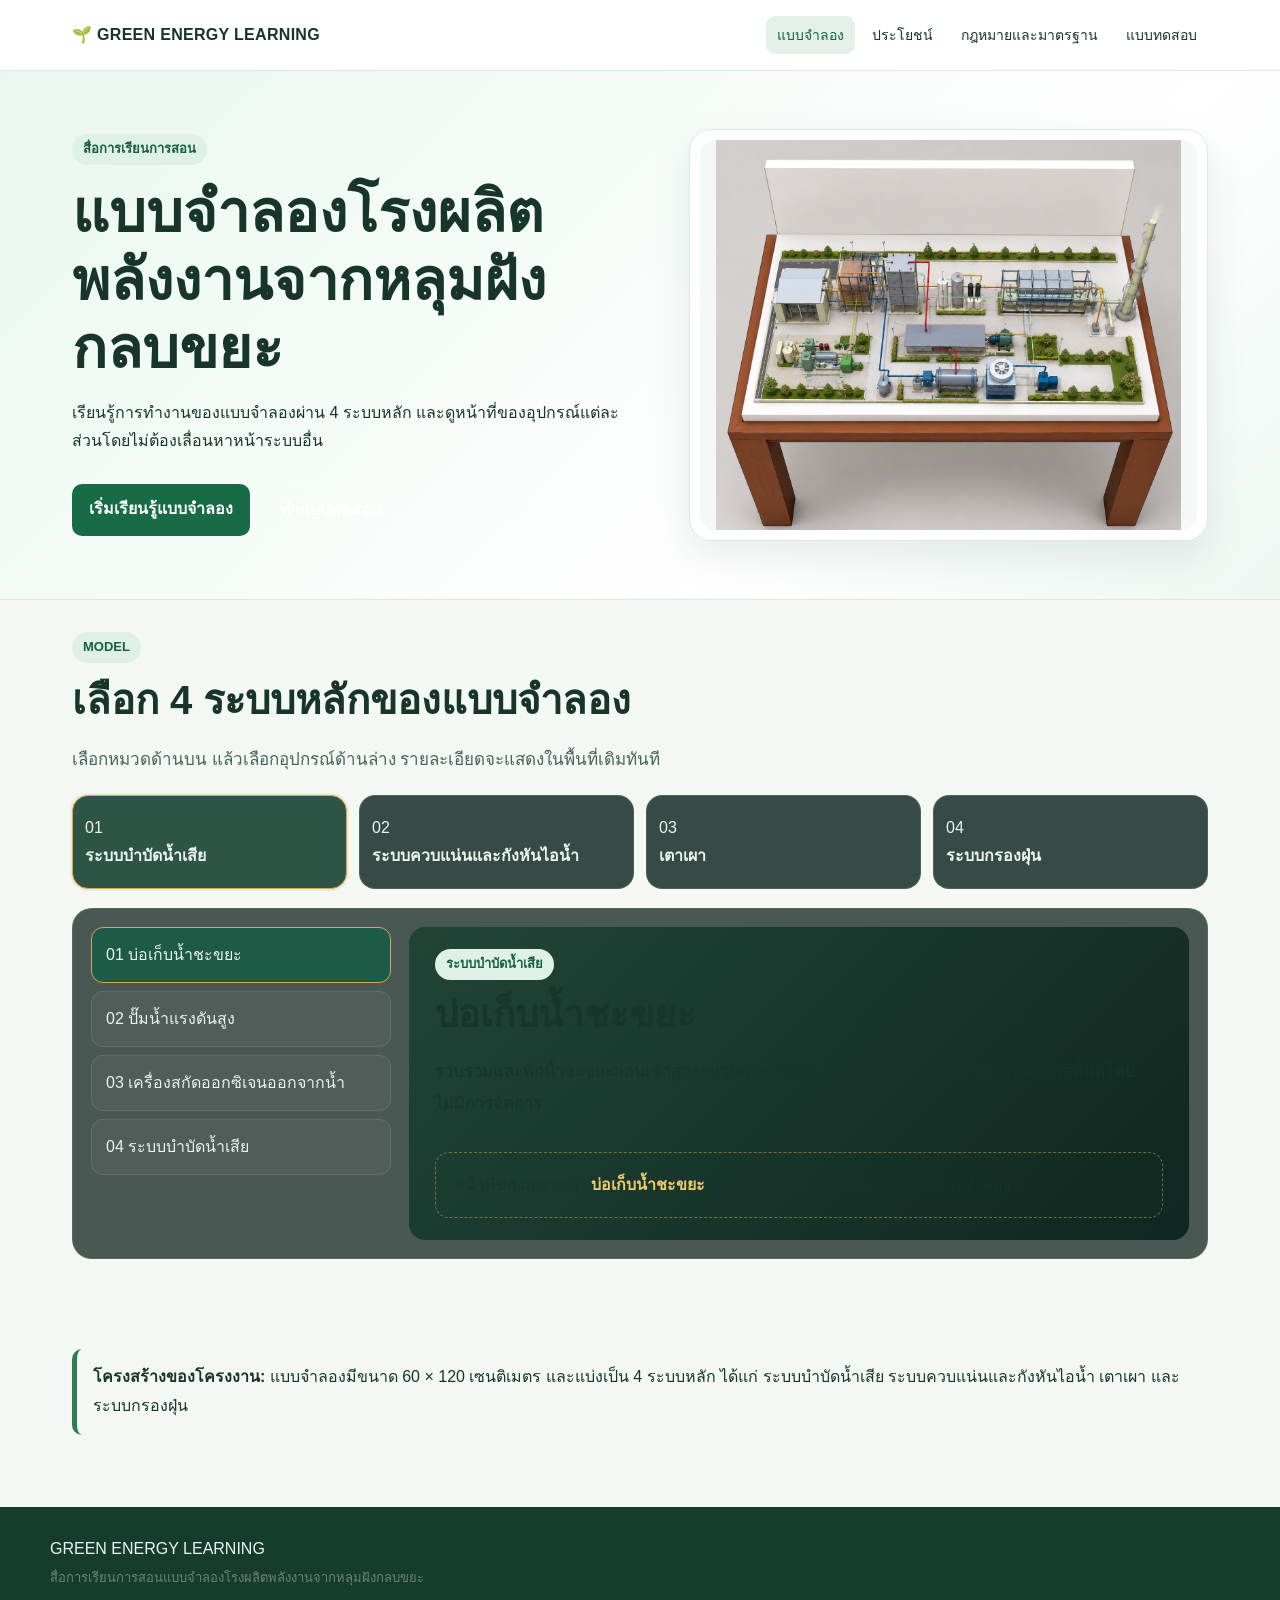
<file: index.html>
<!doctype html><html lang="th"><head><meta charset="utf-8"><meta name="viewport" content="width=device-width,initial-scale=1"><title>GREEN ENERGY LEARNING | แบบจำลองโรงผลิตพลังงานจากหลุมฝังกลบขยะ</title><link rel="stylesheet" href="style.css"></head><body>
<header><nav><div class="brand"><a href="index.html">🌱 GREEN ENERGY LEARNING</a></div><div class="navlinks"><a class="active" href="index.html">แบบจำลอง</a><a href="benefits.html">ประโยชน์</a><a href="laws.html">กฎหมายและมาตรฐาน</a><a href="test.html">แบบทดสอบ</a></div></nav></header>
<main>
<section class="project-hero"><div class="wrap hero-grid"><div><span class="tag">สื่อการเรียนการสอน</span><h1>แบบจำลองโรงผลิตพลังงานจากหลุมฝังกลบขยะ</h1><p>เรียนรู้การทำงานของแบบจำลองผ่าน 4 ระบบหลัก และดูหน้าที่ของอุปกรณ์แต่ละส่วนโดยไม่ต้องเลื่อนหาหน้าระบบอื่น</p><div class="hero-actions"><a class="btn" href="#model">เริ่มเรียนรู้แบบจำลอง</a><a class="btn ghost" href="test.html">ทำแบบทดสอบ</a></div></div><figure class="project-photo"><img src="model-placeholder.jpeg" alt="รูปแบบจำลองโครงงานโรงผลิตพลังงานจากหลุมฝังกลบขยะ"></figure></div></section>
<section id="model" class="wrap model-section"><div class="section-heading"><span class="tag">MODEL</span><h2>เลือก 4 ระบบหลักของแบบจำลอง</h2><p>เลือกหมวดด้านบน แล้วเลือกอุปกรณ์ด้านล่าง รายละเอียดจะแสดงในพื้นที่เดิมทันที</p></div>
<div class="system-tabs" role="tablist"><button class="system-tab active" data-system="wastewater">01<br><b>ระบบบำบัดน้ำเสีย</b></button><button class="system-tab" data-system="steam">02<br><b>ระบบควบแน่นและกังหันไอน้ำ</b></button><button class="system-tab" data-system="furnace">03<br><b>เตาเผา</b></button><button class="system-tab" data-system="filter">04<br><b>ระบบกรองฝุ่น</b></button></div>
<div class="model-panel"><aside id="equipmentList" class="equipment-list"></aside><article id="equipmentDetail" class="equipment-detail"></article></div></section>
<section class="wrap content-section"><div class="callout"><strong>โครงสร้างของโครงงาน:</strong> แบบจำลองมีขนาด 60 × 120 เซนติเมตร และแบ่งเป็น 4 ระบบหลัก ได้แก่ ระบบบำบัดน้ำเสีย ระบบควบแน่นและกังหันไอน้ำ เตาเผา และระบบกรองฝุ่น</div></section>
</main><footer><div class="footer-inner">GREEN ENERGY LEARNING<br><span class="mini">สื่อการเรียนการสอนแบบจำลองโรงผลิตพลังงานจากหลุมฝังกลบขยะ</span></div></footer>
<script>
const systems={
 wastewater:{title:'ระบบบำบัดน้ำเสีย',items:[['pond','บ่อเก็บน้ำชะขยะ','รวบรวมและพักน้ำชะขยะก่อนเข้าสู่กระบวนการบำบัด เพื่อควบคุมไม่ให้น้ำชะขยะไหลออกสู่พื้นที่โดยไม่มีการจัดการ'],['pump','ปั๊มน้ำแรงดันสูง','ส่งน้ำเข้าสู่ระบบด้วยแรงดันที่เหมาะสม ช่วยให้การลำเลียงน้ำระหว่างส่วนต่าง ๆ ของแบบจำลองเห็นได้ชัดเจน'],['oxygen','เครื่องสกัดออกซิเจนออกจากน้ำ','เป็นอุปกรณ์ที่ระบุอยู่ในแบบจำลอง ใช้สื่อแนวคิดการปรับสภาพน้ำก่อนเข้าสู่ขั้นตอนถัดไปของระบบบำบัด'],['treatment','ระบบบำบัดน้ำเสีย','ทำหน้าที่ลดสิ่งปนเปื้อนในน้ำก่อนนำไปใช้ต่อหรือควบคุมการระบายตามข้อกำหนดที่เกี่ยวข้อง']]},
 steam:{title:'ระบบควบแน่นและกังหันไอน้ำ',items:[['boiler','หม้อไอน้ำ','รับความร้อนจากกระบวนการเผาไหม้เพื่อเปลี่ยนน้ำเป็นไอน้ำสำหรับส่งต่อไปยังกังหันไอน้ำ'],['turbine','กังหันไอน้ำ','เปลี่ยนพลังงานของไอน้ำเป็นพลังงานกลจากการหมุน และส่งต่อไปยังระบบผลิตไฟฟ้า'],['condenser','อุปกรณ์ควบแน่น','ลดอุณหภูมิของไอน้ำหลังผ่านกังหันและเปลี่ยนกลับเป็นน้ำ เพื่อให้สามารถหมุนเวียนกลับเข้าสู่ระบบ'],['cooling','ระบบหล่อเย็น','ช่วยรับความร้อนจากอุปกรณ์ควบแน่น ทำให้การถ่ายเทความร้อนและวงจรไอน้ำทำงานต่อเนื่อง'],['electric','ระบบไฟฟ้า','รับพลังงานกลจากกังหันผ่านเครื่องกำเนิดไฟฟ้าและเปลี่ยนเป็นพลังงานไฟฟ้า']]},
 furnace:{title:'เตาเผา',items:[['fan','พัดลมระบายอากาศ','ช่วยจ่ายหรือระบายอากาศในบริเวณเตาเพื่อสนับสนุนการเผาไหม้และการควบคุมการไหลของอากาศ'],['burner','หัวพ่นไฟ','เป็นส่วนที่แสดงแหล่งความร้อนของกระบวนการเผาไหม้ ความร้อนที่เกิดขึ้นถูกนำไปใช้กับหม้อไอน้ำ'],['heat','ความร้อนจากการเผาไหม้','พลังงานความร้อนจากเตาเป็นจุดเริ่มต้นของลำดับการเปลี่ยนพลังงานไปสู่ไอน้ำ พลังงานกล และไฟฟ้า']]},
 filter:{title:'ระบบกรองฝุ่น',items:[['air','ระบบฟอกอากาศ','ปรับสภาพก๊าซหรืออากาศจากกระบวนการก่อนระบายออก โดยเน้นการควบคุมฝุ่นและมลพิษตามส่วนที่แสดงในแบบจำลอง'],['suction','พัดลมดูดไออากาศ','ดูดและส่งก๊าซจากกระบวนการผ่านส่วนกรอง เพื่อควบคุมทิศทางการไหลของอากาศ'],['stack','ปล่องปล่อยความร้อน','เป็นทางออกของก๊าซหลังผ่านขั้นตอนควบคุมที่เกี่ยวข้อง ทำให้การระบายออกเป็นไปตามเส้นทางที่กำหนด']]}
};
let current='wastewater';
function render(system){current=system;const s=systems[system];document.querySelectorAll('.system-tab').forEach(b=>b.classList.toggle('active',b.dataset.system===system));const list=document.getElementById('equipmentList');list.innerHTML=s.items.map((x,i)=>`<button class="equip-btn ${i===0?'active':''}" data-i="${i}">${String(i+1).padStart(2,'0')} ${x[1]}</button>`).join('');document.getElementById('equipmentDetail').innerHTML=detail(s,0);list.querySelectorAll('.equip-btn').forEach(b=>b.onclick=()=>{list.querySelectorAll('.equip-btn').forEach(x=>x.classList.remove('active'));b.classList.add('active');document.getElementById('equipmentDetail').innerHTML=detail(s,+b.dataset.i)});}
function detail(s,i){const x=s.items[i];return `<span class="tag">${s.title}</span><h2>${x[1]}</h2><p>${x[2]}</p><div class="detail-flow"><span>หน้าที่ของอุปกรณ์</span><b>${x[1]}</b><span>→ เชื่อมโยงกับกระบวนการของแบบจำลอง</span></div>`}
document.querySelectorAll('.system-tab').forEach(b=>b.onclick=()=>render(b.dataset.system));render(current);
</script></body></html>
</file>
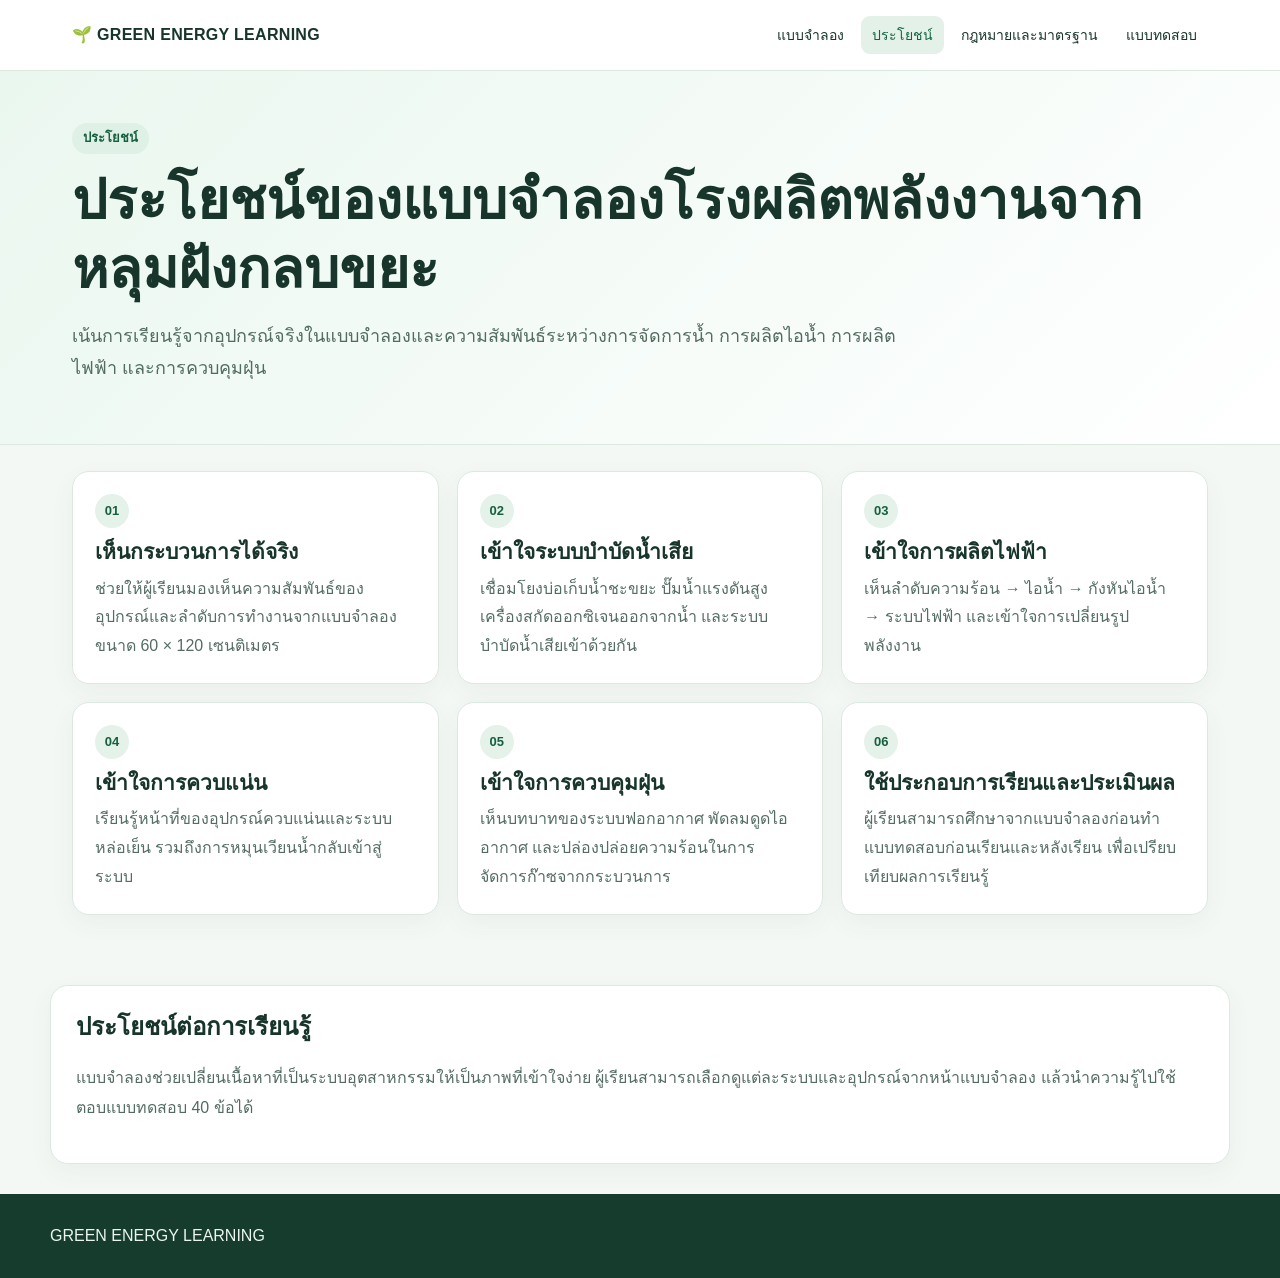
<file: benefits.html>
<!doctype html><html lang="th"><head><meta charset="utf-8"><meta name="viewport" content="width=device-width,initial-scale=1"><title>ประโยชน์ | GREEN ENERGY LEARNING</title><link rel="stylesheet" href="style.css"></head><body>
<header><nav><div class="brand"><a href="index.html">🌱 GREEN ENERGY LEARNING</a></div><div class="navlinks"><a href="index.html">แบบจำลอง</a><a class="active" href="benefits.html">ประโยชน์</a><a href="laws.html">กฎหมายและมาตรฐาน</a><a href="test.html">แบบทดสอบ</a></div></nav></header>
<main><section class="clean-hero"><div class="wrap"><span class="tag">ประโยชน์</span><h1>ประโยชน์ของแบบจำลองโรงผลิตพลังงานจากหลุมฝังกลบขยะ</h1><p>เน้นการเรียนรู้จากอุปกรณ์จริงในแบบจำลองและความสัมพันธ์ระหว่างการจัดการน้ำ การผลิตไอน้ำ การผลิตไฟฟ้า และการควบคุมฝุ่น</p></div></section>
<section class="wrap benefit-grid"><article><span>01</span><h2>เห็นกระบวนการได้จริง</h2><p>ช่วยให้ผู้เรียนมองเห็นความสัมพันธ์ของอุปกรณ์และลำดับการทำงานจากแบบจำลองขนาด 60 × 120 เซนติเมตร</p></article><article><span>02</span><h2>เข้าใจระบบบำบัดน้ำเสีย</h2><p>เชื่อมโยงบ่อเก็บน้ำชะขยะ ปั๊มน้ำแรงดันสูง เครื่องสกัดออกซิเจนออกจากน้ำ และระบบบำบัดน้ำเสียเข้าด้วยกัน</p></article><article><span>03</span><h2>เข้าใจการผลิตไฟฟ้า</h2><p>เห็นลำดับความร้อน → ไอน้ำ → กังหันไอน้ำ → ระบบไฟฟ้า และเข้าใจการเปลี่ยนรูปพลังงาน</p></article><article><span>04</span><h2>เข้าใจการควบแน่น</h2><p>เรียนรู้หน้าที่ของอุปกรณ์ควบแน่นและระบบหล่อเย็น รวมถึงการหมุนเวียนน้ำกลับเข้าสู่ระบบ</p></article><article><span>05</span><h2>เข้าใจการควบคุมฝุ่น</h2><p>เห็นบทบาทของระบบฟอกอากาศ พัดลมดูดไออากาศ และปล่องปล่อยความร้อนในการจัดการก๊าซจากกระบวนการ</p></article><article><span>06</span><h2>ใช้ประกอบการเรียนและประเมินผล</h2><p>ผู้เรียนสามารถศึกษาจากแบบจำลองก่อนทำแบบทดสอบก่อนเรียนและหลังเรียน เพื่อเปรียบเทียบผลการเรียนรู้</p></article></section>
<section class="wrap clean-panel"><h2>ประโยชน์ต่อการเรียนรู้</h2><p>แบบจำลองช่วยเปลี่ยนเนื้อหาที่เป็นระบบอุตสาหกรรมให้เป็นภาพที่เข้าใจง่าย ผู้เรียนสามารถเลือกดูแต่ละระบบและอุปกรณ์จากหน้าแบบจำลอง แล้วนำความรู้ไปใช้ตอบแบบทดสอบ 40 ข้อได้</p></section></main><footer><div class="footer-inner">GREEN ENERGY LEARNING</div></footer></body></html>
</file>
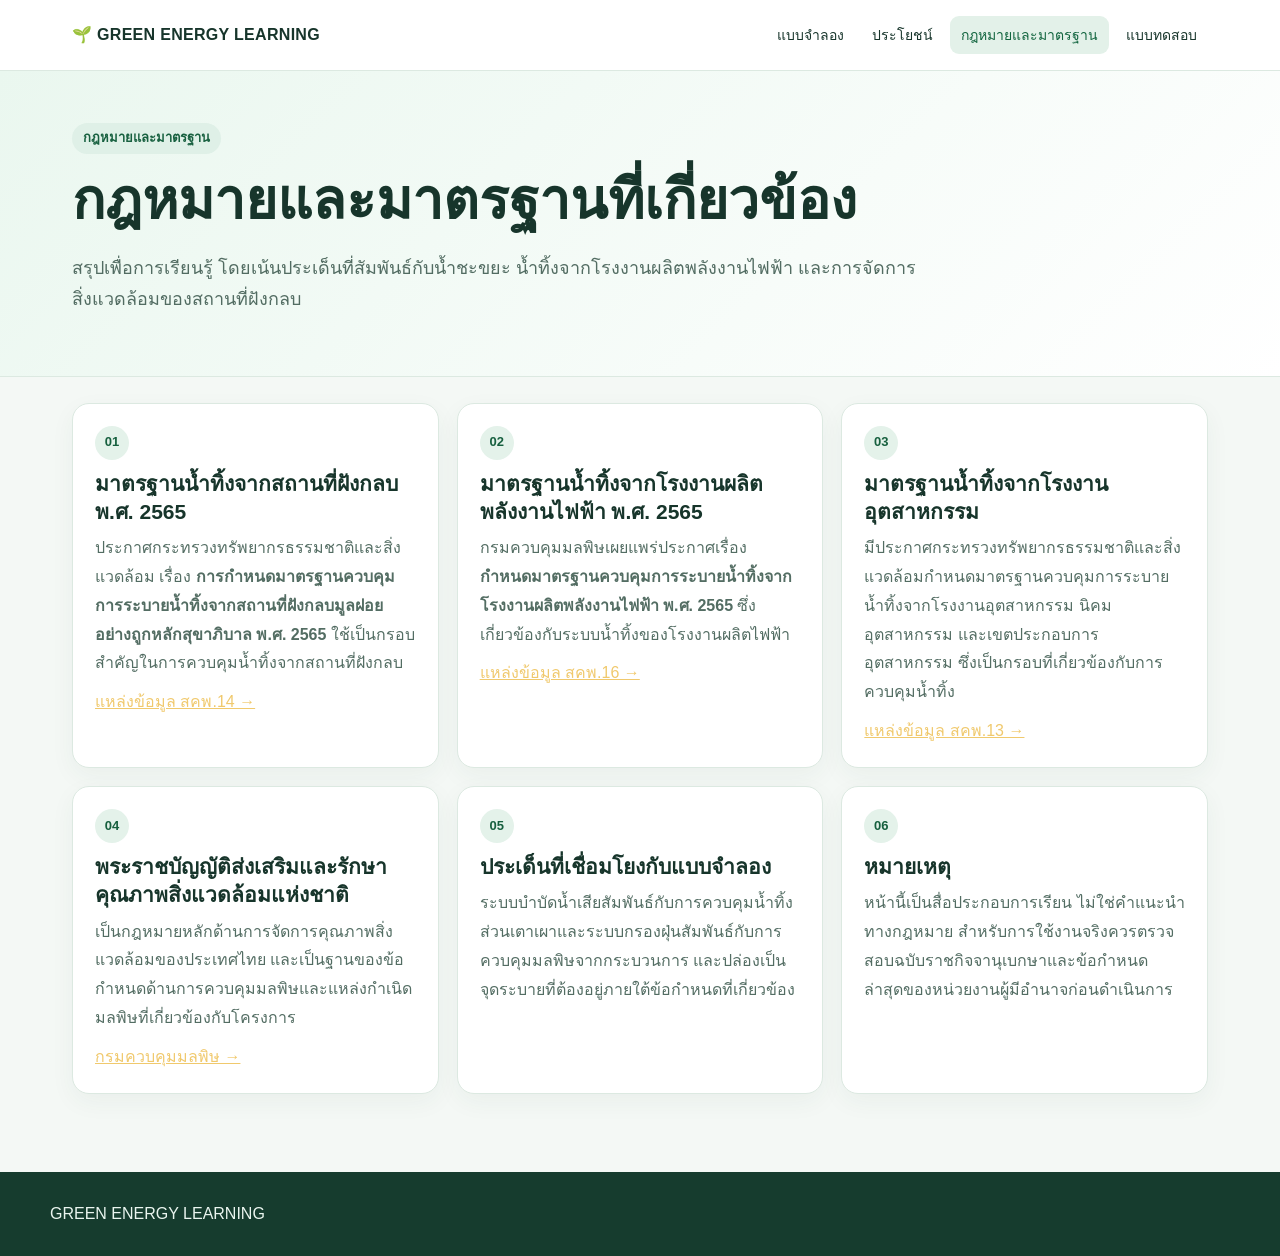
<file: laws.html>
<!doctype html><html lang="th"><head><meta charset="utf-8"><meta name="viewport" content="width=device-width,initial-scale=1"><title>กฎหมายและมาตรฐาน | GREEN ENERGY LEARNING</title><link rel="stylesheet" href="style.css"></head><body>
<header><nav><div class="brand"><a href="index.html">🌱 GREEN ENERGY LEARNING</a></div><div class="navlinks"><a href="index.html">แบบจำลอง</a><a href="benefits.html">ประโยชน์</a><a class="active" href="laws.html">กฎหมายและมาตรฐาน</a><a href="test.html">แบบทดสอบ</a></div></nav></header>
<main><section class="clean-hero"><div class="wrap"><span class="tag">กฎหมายและมาตรฐาน</span><h1>กฎหมายและมาตรฐานที่เกี่ยวข้อง</h1><p>สรุปเพื่อการเรียนรู้ โดยเน้นประเด็นที่สัมพันธ์กับน้ำชะขยะ น้ำทิ้งจากโรงงานผลิตพลังงานไฟฟ้า และการจัดการสิ่งแวดล้อมของสถานที่ฝังกลบ</p></div></section>
<section class="wrap law-grid"><article><span>01</span><h2>มาตรฐานน้ำทิ้งจากสถานที่ฝังกลบ พ.ศ. 2565</h2><p>ประกาศกระทรวงทรัพยากรธรรมชาติและสิ่งแวดล้อม เรื่อง <strong>การกำหนดมาตรฐานควบคุมการระบายน้ำทิ้งจากสถานที่ฝังกลบมูลฝอยอย่างถูกหลักสุขาภิบาล พ.ศ. 2565</strong> ใช้เป็นกรอบสำคัญในการควบคุมน้ำทิ้งจากสถานที่ฝังกลบ</p><a class="text-link" href="https://epo14.pcd.go.th/th/information/more/187" target="_blank" rel="noopener">แหล่งข้อมูล สคพ.14 →</a></article>
<article><span>02</span><h2>มาตรฐานน้ำทิ้งจากโรงงานผลิตพลังงานไฟฟ้า พ.ศ. 2565</h2><p>กรมควบคุมมลพิษเผยแพร่ประกาศเรื่อง <strong>กำหนดมาตรฐานควบคุมการระบายน้ำทิ้งจากโรงงานผลิตพลังงานไฟฟ้า พ.ศ. 2565</strong> ซึ่งเกี่ยวข้องกับระบบน้ำทิ้งของโรงงานผลิตไฟฟ้า</p><a class="text-link" href="https://epo16.pcd.go.th/th/information/list/2612" target="_blank" rel="noopener">แหล่งข้อมูล สคพ.16 →</a></article>
<article><span>03</span><h2>มาตรฐานน้ำทิ้งจากโรงงานอุตสาหกรรม</h2><p>มีประกาศกระทรวงทรัพยากรธรรมชาติและสิ่งแวดล้อมกำหนดมาตรฐานควบคุมการระบายน้ำทิ้งจากโรงงานอุตสาหกรรม นิคมอุตสาหกรรม และเขตประกอบการอุตสาหกรรม ซึ่งเป็นกรอบที่เกี่ยวข้องกับการควบคุมน้ำทิ้ง</p><a class="text-link" href="https://epo13.pcd.go.th/th/news/detail/49336" target="_blank" rel="noopener">แหล่งข้อมูล สคพ.13 →</a></article>
<article><span>04</span><h2>พระราชบัญญัติส่งเสริมและรักษาคุณภาพสิ่งแวดล้อมแห่งชาติ</h2><p>เป็นกฎหมายหลักด้านการจัดการคุณภาพสิ่งแวดล้อมของประเทศไทย และเป็นฐานของข้อกำหนดด้านการควบคุมมลพิษและแหล่งกำเนิดมลพิษที่เกี่ยวข้องกับโครงการ</p><a class="text-link" href="https://www.pcd.go.th/" target="_blank" rel="noopener">กรมควบคุมมลพิษ →</a></article>
<article><span>05</span><h2>ประเด็นที่เชื่อมโยงกับแบบจำลอง</h2><p>ระบบบำบัดน้ำเสียสัมพันธ์กับการควบคุมน้ำทิ้ง ส่วนเตาเผาและระบบกรองฝุ่นสัมพันธ์กับการควบคุมมลพิษจากกระบวนการ และปล่องเป็นจุดระบายที่ต้องอยู่ภายใต้ข้อกำหนดที่เกี่ยวข้อง</p></article>
<article><span>06</span><h2>หมายเหตุ</h2><p>หน้านี้เป็นสื่อประกอบการเรียน ไม่ใช่คำแนะนำทางกฎหมาย สำหรับการใช้งานจริงควรตรวจสอบฉบับราชกิจจานุเบกษาและข้อกำหนดล่าสุดของหน่วยงานผู้มีอำนาจก่อนดำเนินการ</p></article></section></main><footer><div class="footer-inner">GREEN ENERGY LEARNING</div></footer></body></html>
</file>
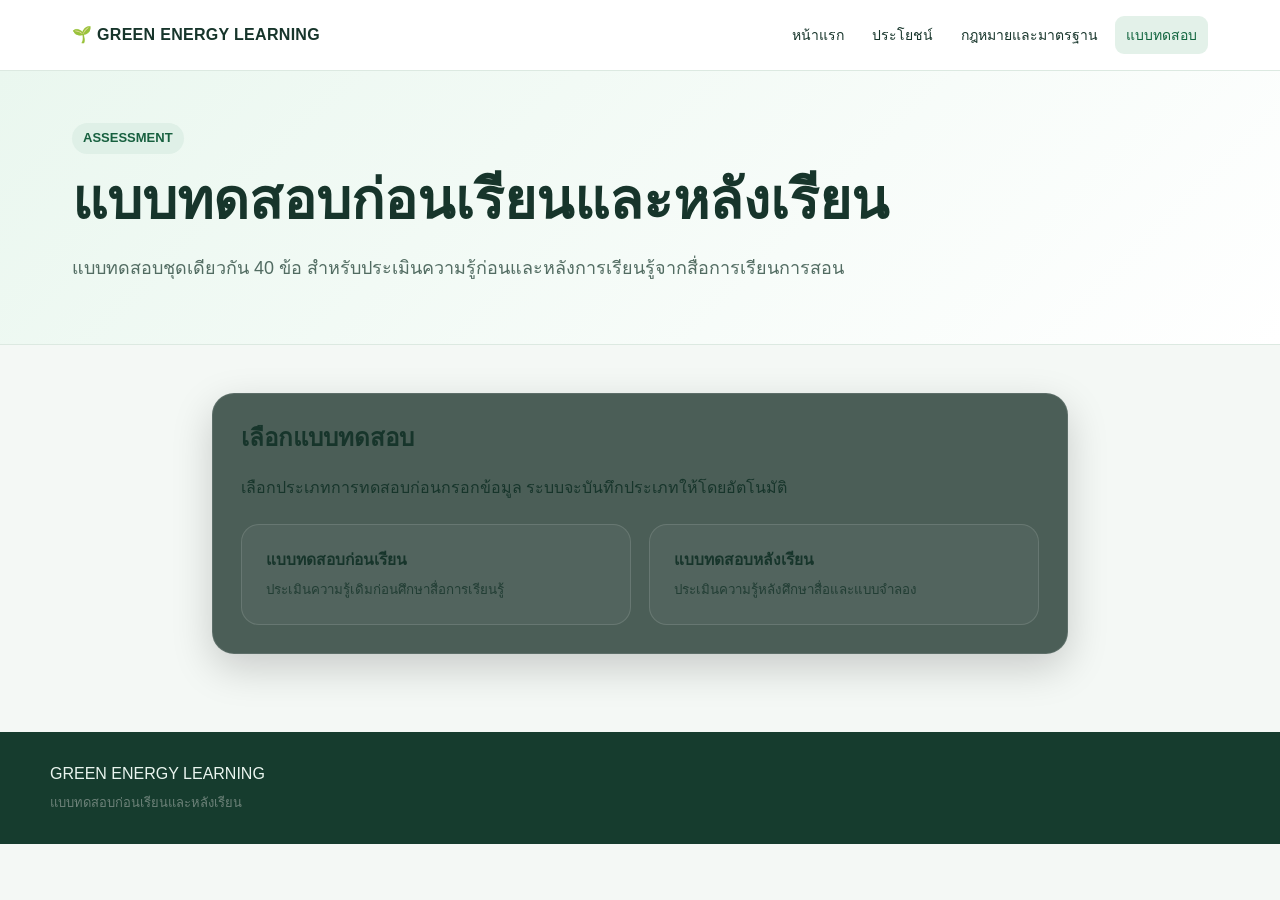
<file: test.html>
<!doctype html>
<html lang="th"><head><meta charset="utf-8"><meta name="viewport" content="width=device-width,initial-scale=1"><title>แบบทดสอบก่อนเรียนและหลังเรียน</title><link rel="stylesheet" href="style.css"></head>
<body><header><nav><div class="brand"><a href="index.html">🌱 GREEN ENERGY LEARNING</a></div><div class="navlinks"><a href="index.html">หน้าแรก</a><a href="benefits.html">ประโยชน์</a><a href="laws.html">กฎหมายและมาตรฐาน</a><a class="active" href="test.html">แบบทดสอบ</a></div></nav></header>
<main><section class="clean-hero"><div class="wrap"><span class="tag">ASSESSMENT</span><h1>แบบทดสอบก่อนเรียนและหลังเรียน</h1><p>แบบทดสอบชุดเดียวกัน 40 ข้อ สำหรับประเมินความรู้ก่อนและหลังการเรียนรู้จากสื่อการเรียนการสอน</p></div></section>
<section class="wrap quiz-shell">
<div id="modeScreen" class="quiz-start">
<h2>เลือกแบบทดสอบ</h2><p>เลือกประเภทการทดสอบก่อนกรอกข้อมูล ระบบจะบันทึกประเภทให้โดยอัตโนมัติ</p>
<div class="quiz-mode-grid"><button class="quiz-mode-btn" data-mode="ก่อนเรียน"><h3>แบบทดสอบก่อนเรียน</h3><p>ประเมินความรู้เดิมก่อนศึกษาสื่อการเรียนรู้</p></button><button class="quiz-mode-btn" data-mode="หลังเรียน"><h3>แบบทดสอบหลังเรียน</h3><p>ประเมินความรู้หลังศึกษาสื่อและแบบจำลอง</p></button></div>
</div>
<div id="infoScreen" class="quiz-start quiz-hidden"><h2 id="infoTitle">ข้อมูลผู้ทำแบบทดสอบ</h2><p>กรอกข้อมูลให้ครบก่อนเริ่มทำแบบทดสอบ</p><form id="infoForm" class="quiz-form"><label>ชื่อ–นามสกุล<input name="name" required autocomplete="name"></label><label>รหัสนักศึกษา<input name="studentId" required></label><label>แผนก<select name="department" required><option value="">เลือกแผนก</option><option>ปิโตรเคมี</option><option>เคมีอุตสาหกรรม</option></select></label><label>ห้อง<input name="room" required placeholder="เช่น ปวส.2/1"></label><div class="quiz-actions"><button type="button" class="quiz-small-btn" id="backMode">← กลับ</button><button class="btn" type="submit">เริ่มทำแบบทดสอบ →</button></div></form></div>
<div id="quizScreen" class="quiz-run quiz-hidden"><div class="quiz-meta"><span id="modeLabel"></span><span id="countLabel"></span></div><div class="quiz-progress"><i id="progressBar"></i></div><div id="questionText" class="quiz-question"></div><div id="options" class="quiz-choice-grid"></div><div class="quiz-actions"><button class="quiz-small-btn" id="prevBtn">← ก่อนหน้า</button><button class="btn" id="nextBtn">ถัดไป →</button></div></div>
<div id="resultScreen" class="quiz-result quiz-hidden"><h2>สรุปผลการทดสอบ</h2><p id="resultPerson"></p><div class="quiz-score"><span id="scoreValue"></span> / 40</div><p id="percentValue"></p><div class="quiz-stat-grid"><div class="quiz-stat"><span>ประเภท</span><strong id="resultMode"></strong></div><div class="quiz-stat"><span>แผนก</span><strong id="resultDept"></strong></div><div class="quiz-stat"><span>ห้อง</span><strong id="resultRoom"></strong></div></div><div class="quiz-top-actions"><button class="btn" id="againBtn">ทำแบบทดสอบอีกครั้ง</button><button class="quiz-small-btn" id="recordsBtn">ดูข้อมูลคะแนน</button></div></div>
<div id="recordsScreen" class="quiz-records quiz-hidden"><h2>ข้อมูลคะแนนที่บันทึกในเครื่องนี้</h2><p class="quiz-note">ข้อมูลส่วนนี้เก็บในเบราว์เซอร์เครื่องนี้ก่อน หากต้องการรวมข้อมูลจากหลายเครื่อง ต้องเชื่อม Google Sheets/ฐานข้อมูลในขั้นต่อไป</p><div class="quiz-top-actions"><button class="quiz-small-btn" id="backResult">← กลับผลคะแนน</button><button class="quiz-small-btn" id="exportBtn">ส่งออก CSV</button><button class="quiz-small-btn" id="clearBtn">ล้างข้อมูล</button></div><div id="recordsTable"></div></div>
</section></main><footer><div class="footer-inner">GREEN ENERGY LEARNING<br><span class="mini">แบบทดสอบก่อนเรียนและหลังเรียน</span></div></footer>
<script>
const SUBMIT_ENDPOINT = ""; // ใส่ URL Google Apps Script Web App หากต้องการส่งคะแนนเข้าส่วนกลาง

const questions=[
{q:'น้ำชะขยะหมายถึงอะไร',o:['น้ำประปาที่ใช้ในโรงงาน','น้ำที่ไหลผ่านกองขยะและมีสารปนเปื้อนจากขยะละลายหรือแขวนลอยอยู่','น้ำฝนที่สะอาด','น้ำทะเล'],c:1},
{q:'บ่อเก็บน้ำชะขยะมีหน้าที่หลักคืออะไร',o:['รวบรวมและพักน้ำชะขยะก่อนเข้าสู่กระบวนการบำบัด','ผลิตกระแสไฟฟ้าโดยตรง','ดักจับฝุ่นจากก๊าซไอเสีย','ผลิตไอน้ำแรงดันสูง'],c:0},
{q:'เหตุใดจึงต้องบำบัดน้ำชะขยะก่อนปล่อยออกสู่สิ่งแวดล้อม',o:['เพื่อเพิ่มปริมาณน้ำเสีย','เพื่อเพิ่มกลิ่นของน้ำเสีย','เพื่อลดหรือกำจัดสารปนเปื้อนที่อาจส่งผลกระทบต่อสิ่งแวดล้อม','เพื่อเพิ่มปริมาณขยะ'],c:2},
{q:'องค์ประกอบสำคัญของระบบบำบัดน้ำเสียในแบบจำลองคือข้อใด',o:['กังหันไอน้ำ','บ่อเก็บน้ำชะขยะ','เครื่องกำเนิดไฟฟ้า','ถุงกรองฝุ่น'],c:1},
{q:'วัตถุประสงค์ของกระบวนการบำบัดน้ำเสียคืออะไร',o:['เพิ่มสารปนเปื้อนในน้ำ','ลดหรือกำจัดสารปนเปื้อนให้อยู่ในระดับที่เหมาะสม','เพิ่มปริมาณน้ำชะขยะ','เพิ่มอุณหภูมิของน้ำเสีย'],c:1},
{q:'ปั๊มน้ำแรงดันสูงมีหน้าที่หลักคืออะไร',o:['ดักจับฝุ่นในก๊าซไอเสีย','เพิ่มแรงดันและส่งน้ำไปยังส่วนต่าง ๆ ของระบบ','ผลิตกระแสไฟฟ้า','เผาก๊าซส่วนเกิน'],c:1},
{q:'หากมีน้ำชะขยะมากเกินความสามารถของบ่อเก็บจะเกิดผลอย่างไร',o:['น้ำชะขยะเปลี่ยนเป็นไอน้ำทันที','น้ำชะขยะอาจล้นและปนเปื้อนสู่สิ่งแวดล้อม','ปริมาณฝุ่นลดลงทันที','กังหันไอน้ำทำงานเร็วขึ้น'],c:1},
{q:'ก่อนนำน้ำที่ผ่านการใช้งานกลับมาใช้ ควรทำอย่างไร',o:['บำบัดและตรวจสอบคุณภาพน้ำให้เหมาะสมกับการนำกลับมาใช้','ปล่อยลงแหล่งน้ำทันที','เทลงพื้นดินโดยตรง','ผสมกับขยะเพิ่ม'],c:0},
{q:'เหตุใดจึงต้องตรวจสอบคุณภาพน้ำหลังการบำบัด',o:['เพื่อประเมินประสิทธิภาพของกระบวนการบำบัดและคุณภาพน้ำ','เพื่อเพิ่มปริมาณน้ำเสีย','เพื่อเพิ่มสารปนเปื้อน','เพื่อเพิ่มอุณหภูมิของน้ำ'],c:0},
{q:'ข้อใดเรียงลำดับระบบบำบัดน้ำเสียได้ถูกต้อง',o:['รวบรวมน้ำชะขยะ → บำบัดน้ำเสีย → ตรวจสอบคุณภาพน้ำ','ตรวจสอบคุณภาพน้ำ → รวบรวมน้ำชะขยะ → บำบัดน้ำเสีย','บำบัดน้ำเสีย → ผลิตไอน้ำ → รวบรวมน้ำชะขยะ','ผลิตไฟฟ้า → รวบรวมน้ำชะขยะ → ตรวจสอบคุณภาพน้ำ'],c:0},
{q:'เครื่องสกัดออกซิเจนออกจากน้ำมีหน้าที่อย่างไร',o:['เพิ่มปริมาณออกซิเจนที่ละลายในน้ำ','ลดปริมาณออกซิเจนที่ละลายอยู่ในน้ำ','เพิ่มอุณหภูมิของน้ำ','เปลี่ยนน้ำให้เป็นไอน้ำ'],c:1},
{q:'การลดออกซิเจนที่ละลายในน้ำช่วยป้องกันปัญหาใด',o:['การเพิ่มปริมาณฝุ่น','การเกิดตะกรันในอากาศ','การกัดกร่อนของอุปกรณ์และท่อในระบบ','การเพิ่มปริมาณขยะ'],c:2},
{q:'กังหันไอน้ำมีหน้าที่หลักคืออะไร',o:['เปลี่ยนพลังงานของไอน้ำเป็นพลังงานกลในรูปการหมุน','เปลี่ยนน้ำเสียเป็นน้ำสะอาด','ดักจับฝุ่นจากก๊าซไอเสีย','กำจัดน้ำชะขยะ'],c:0},
{q:'แหล่งพลังงานที่ขับกังหันไอน้ำโดยตรงคืออะไร',o:['พลังงานไฟฟ้า','พลังงานของไอน้ำที่มีความดันและอุณหภูมิสูง','พลังงานแสงอาทิตย์','พลังงานลม'],c:1},
{q:'อุปกรณ์ควบแน่นมีหน้าที่อะไร',o:['เปลี่ยนไอน้ำภายหลังผ่านกังหันให้กลับเป็นน้ำ','เพิ่มอุณหภูมิของไอน้ำ','ดักจับฝุ่นในก๊าซไอเสีย','ผลิตกระแสไฟฟ้าโดยตรง'],c:0},
{q:'การควบแน่นหมายถึงการเปลี่ยนสถานะอย่างไร',o:['ของแข็งเป็นของเหลว','ไอหรือก๊าซเป็นของเหลว','ของเหลวเป็นก๊าซ','ของเหลวเป็นของแข็ง'],c:1},
{q:'ระบบหล่อเย็นมีความสัมพันธ์กับระบบควบแน่นอย่างไร',o:['เพิ่มความร้อนให้ไอน้ำ','ระบายความร้อนออกจากระบบเพื่อสนับสนุนการควบแน่น','ผลิตขยะเพื่อป้อนเตาเผา','เพิ่มปริมาณก๊าซไอเสีย'],c:1},
{q:'หากระบบหล่อเย็นระบายความร้อนไม่มีประสิทธิภาพจะเกิดผลอย่างไร',o:['อุณหภูมิของระบบสูงขึ้นและประสิทธิภาพการควบแน่นลดลง','น้ำเปลี่ยนเป็นขยะทันที','ฝุ่นในก๊าซไอเสียหายไปทั้งหมด','กังหันหยุดโดยไม่มีผลต่อระบบอื่น'],c:0},
{q:'หลังไอน้ำผ่านกังหันแล้ว อุปกรณ์ใดทำให้ไอน้ำกลับเป็นของเหลว',o:['อุปกรณ์ควบแน่น','Boiler','Fabric Filter','Flare'],c:0},
{q:'ข้อใดแสดงลำดับการไหลของไอน้ำและน้ำได้ถูกต้อง',o:['ไอน้ำ → กังหันไอน้ำ → อุปกรณ์ควบแน่น → น้ำ','น้ำ → อุปกรณ์ควบแน่น → กังหันไอน้ำ → ไอน้ำ','ไอน้ำ → อุปกรณ์ควบแน่น → Boiler → กังหันไอน้ำ','กังหันไอน้ำ → น้ำ → ไอน้ำ → อุปกรณ์ควบแน่น'],c:0},
{q:'หม้อไอน้ำ (Boiler) มีหน้าที่หลักคืออะไร',o:['ใช้พลังงานความร้อนในการเปลี่ยนน้ำให้เป็นไอน้ำ','ดักจับฝุ่นจากก๊าซไอเสีย','ผลิตกระแสไฟฟ้าโดยตรง','บำบัดน้ำชะขยะ'],c:0},
{q:'เมื่อความร้อนถ่ายเทให้น้ำใน Boiler จะเกิดการเปลี่ยนแปลงใด',o:['น้ำเปลี่ยนเป็นของแข็ง','น้ำเปลี่ยนสถานะจากของเหลวเป็นไอน้ำ','น้ำเปลี่ยนเป็นขยะ','น้ำเปลี่ยนเป็นก๊าซไอเสีย'],c:1},
{q:'ไอน้ำจาก Boiler ใช้ในการผลิตไฟฟ้าอย่างไร',o:['ใช้เป็นพลังงานในการขับเคลื่อนกังหันไอน้ำ','ใช้ดักจับฝุ่น','ใช้เป็นตัวกลางในการกรองมลพิษทางอากาศ','ใช้สำหรับเพิ่มออกซิเจนในระบบ'],c:0},
{q:'อุปกรณ์ใดเปลี่ยนพลังงานกลจากกังหันให้เป็นพลังงานไฟฟ้า',o:['เครื่องกำเนิดไฟฟ้า','ระบบควบแน่น','Fabric Filter','บ่อเก็บน้ำชะขยะ'],c:0},
{q:'พัดลมระบายอากาศมีหน้าที่สำคัญอย่างไรในระบบ',o:['ผลิตไอน้ำ','ช่วยควบคุมการหมุนเวียนและการระบายอากาศภายในระบบ','เปลี่ยนพลังงานกลเป็นไฟฟ้า','กักเก็บน้ำชะขยะ'],c:1},
{q:'หัวพ่นไฟมีหน้าที่เกี่ยวข้องกับกระบวนการใด',o:['สนับสนุนกระบวนการเผาไหม้เพื่อให้เกิดพลังงานความร้อน','การควบแน่นไอน้ำ','การกรองฝุ่น','การบำบัดน้ำเสีย'],c:0},
{q:'หากเกิดการเผาไหม้ไม่สมบูรณ์ จะส่งผลอย่างไร',o:['พลังงานจากเชื้อเพลิงถูกนำมาใช้ได้อย่างไม่มีประสิทธิภาพ','พลังงานไฟฟ้าเพิ่มขึ้นโดยอัตโนมัติ','น้ำชะขยะหมดไป','ฝุ่นถูกกำจัดทั้งหมด'],c:0},
{q:'ข้อใดแสดงลำดับการเปลี่ยนรูปพลังงานได้ถูกต้อง',o:['พลังงานความร้อน → พลังงานของไอน้ำ → พลังงานกล → พลังงานไฟฟ้า','พลังงานไฟฟ้า → พลังงานกล → ขยะ → พลังงานความร้อน','พลังงานกล → พลังงานไฟฟ้า → ไอน้ำ → ขยะ','พลังงานแสง → ขยะ → พลังงานไฟฟ้า → ไอน้ำ'],c:0},
{q:'ระบบส่งจ่ายไฟฟ้ามีหน้าที่หลักคืออะไร',o:['ผลิตไอน้ำ','ส่งพลังงานไฟฟ้าที่ผลิตได้ไปยังระบบหรือจุดที่ต้องการใช้งาน','กำจัดน้ำชะขยะ','ดักจับฝุ่นจากก๊าซไอเสีย'],c:1},
{q:'ข้อใดเรียงลำดับการผลิตพลังงานไฟฟ้าได้ถูกต้อง',o:['ผลิตความร้อน → ผลิตไอน้ำ → ขับเคลื่อนกังหัน → ผลิตกระแสไฟฟ้า','ผลิตไฟฟ้า → ผลิตไอน้ำ → ผลิตความร้อน → ขับกังหัน','ควบแน่นไอน้ำ → ผลิตกระแสไฟฟ้า → ผลิตความร้อน → เผาไหม้','บำบัดน้ำเสีย → ผลิตกระแสไฟฟ้า → ผลิตเชื้อเพลิง → ผลิตไอน้ำ'],c:0},
{q:'วัตถุประสงค์หลักของระบบฟอกอากาศคืออะไร',o:['ลดหรือควบคุมสารมลพิษก่อนระบายออกสู่สิ่งแวดล้อม','เพิ่มปริมาณฝุ่นในก๊าซ','เพิ่มปริมาณก๊าซเสีย','ผลิตกระแสไฟฟ้า'],c:0},
{q:'พัดลมดูดไออากาศมีหน้าที่อะไร',o:['ผลิตความร้อน','ดูดและลำเลียงอากาศหรือก๊าซให้เคลื่อนที่ผ่านระบบ','ผลิตไอน้ำ','กักเก็บน้ำชะขยะ'],c:1},
{q:'เหตุใดก๊าซจึงต้องผ่านระบบฟอกก่อนปล่อยออกสู่สิ่งแวดล้อม',o:['เพื่อลดปริมาณสารมลพิษที่อาจส่งผลกระทบต่อสิ่งแวดล้อม','เพื่อเพิ่มปริมาณฝุ่น','เพื่อเพิ่มก๊าซเสีย','เพื่อเพิ่มอุณหภูมิของก๊าซ'],c:0},
{q:'ระบบปล่องมีหน้าที่หลักคืออะไร',o:['ผลิตกระแสไฟฟ้า','ระบายก๊าซหรืออากาศที่ผ่านกระบวนการจัดการออกจากระบบ','เก็บน้ำชะขยะ','ผลิตไอน้ำ'],c:1},
{q:'หากพัดลมดูดไออากาศขัดข้อง จะเกิดผลอย่างไร',o:['น้ำชะขยะลดลงทันที','การไหลเวียนและการระบายก๊าซภายในระบบเกิดความผิดปกติ','ไอน้ำกลายเป็นไฟฟ้าโดยตรง','ฝุ่นถูกกำจัดทั้งหมด'],c:1},
{q:'เหตุใดการควบคุมมลพิษทางอากาศจึงมีความสำคัญ',o:['ช่วยเพิ่มปริมาณก๊าซเสีย','ช่วยเพิ่มฝุ่นในอากาศ','ช่วยลดผลกระทบที่อาจเกิดขึ้นต่อสุขภาพและสิ่งแวดล้อม','ช่วยเพิ่มปริมาณขยะ'],c:2},
{q:'อุปกรณ์ใดทำหน้าที่ควบคุมการเคลื่อนที่ของอากาศหรือก๊าซในระบบ',o:['พัดลมดูดไออากาศ','บ่อเก็บน้ำชะขยะ','กังหันไอน้ำ','เครื่องกำเนิดไฟฟ้า'],c:0},
{q:'ก่อนระบายก๊าซหรืออากาศออกจากระบบควรทำอย่างไร',o:['ปล่อยออกทันที','เพิ่มสารมลพิษในก๊าซ','ผ่านกระบวนการควบคุมหรือบำบัดมลพิษทางอากาศอย่างเหมาะสม','ผสมกับน้ำชะขยะ'],c:2},
{q:'หากระบบฟอกอากาศมีประสิทธิภาพ จะเกิดผลอย่างไร',o:['ปริมาณฝุ่นเพิ่มขึ้น','ปริมาณสารมลพิษที่ระบายออกสู่สิ่งแวดล้อมลดลง','ปริมาณน้ำชะขยะเพิ่มขึ้น','ปริมาณขยะเพิ่มขึ้น'],c:1},
{q:'ระบบต่าง ๆ ในโรงผลิตพลังงานจากขยะมีความสัมพันธ์กันอย่างไร',o:['แต่ละระบบทำงานแยกจากกันโดยไม่เกี่ยวข้องกัน','ระบบฟอกอากาศทำงานเพียงระบบเดียว ส่วนระบบอื่นไม่เกี่ยวข้อง','แต่ละระบบทำงานเชื่อมโยงกันตั้งแต่การจัดการน้ำ การผลิตพลังงาน การควบแน่น และการควบคุมมลพิษ','ทุกระบบมีหน้าที่เพียงผลิตไฟฟ้า'],c:2}
];
let mode='',info={},current=0,answers=[];
const $=id=>document.getElementById(id);
function show(id){['modeScreen','infoScreen','quizScreen','resultScreen','recordsScreen'].forEach(x=>$(x).classList.add('quiz-hidden'));$(id).classList.remove('quiz-hidden')}
function render(){let q=questions[current];$('modeLabel').textContent='แบบทดสอบ'+mode;$('countLabel').textContent=`${current+1} / ${questions.length}`;$('progressBar').style.width=((current+1)/questions.length*100)+'%';$('questionText').textContent=q.q;$('options').innerHTML='';q.o.forEach((text,i)=>{let l=document.createElement('label');l.className='quiz-choice';let input=document.createElement('input');input.type='radio';input.name='answer';input.value=i;input.checked=answers[current]===i;input.onchange=()=>answers[current]=i;let span=document.createElement('span');span.textContent=text;l.append(input,span);$('options').append(l)});$('prevBtn').disabled=current===0;$('nextBtn').textContent=current===questions.length-1?'ส่งคำตอบ':'ถัดไป →'}
function finish(){let score=answers.reduce((n,a,i)=>n+(a===questions[i].c?1:0),0);let rec={time:new Date().toLocaleString('th-TH'),name:info.name,studentId:info.studentId,department:info.department,room:info.room,mode,score,percent:score/40*100};let data=JSON.parse(localStorage.getItem('greenQuizRecords')||'[]');data.push(rec);localStorage.setItem('greenQuizRecords',JSON.stringify(data));$('resultPerson').textContent=`${info.name} • ${info.studentId}`;$('scoreValue').textContent=score;$('percentValue').textContent=`คิดเป็น ${rec.percent}%`;$('resultMode').textContent=mode;$('resultDept').textContent=info.department;$('resultRoom').textContent=info.room;show('resultScreen')}
function records(){let data=JSON.parse(localStorage.getItem('greenQuizRecords')||'[]');if(!data.length){$('recordsTable').innerHTML='<p>ยังไม่มีข้อมูลคะแนน</p>';show('recordsScreen');return}let h='<table><thead><tr><th>วันเวลา</th><th>ชื่อ</th><th>รหัส</th><th>แผนก</th><th>ห้อง</th><th>ประเภท</th><th>คะแนน</th></tr></thead><tbody>';data.forEach(r=>h+=`<tr><td>${r.time}</td><td>${r.name}</td><td>${r.studentId}</td><td>${r.department}</td><td>${r.room}</td><td>${r.mode}</td><td>${r.score}/40 (${r.percent}%)</td></tr>`);$('recordsTable').innerHTML=h+'</tbody></table>';show('recordsScreen')}
document.querySelectorAll('.quiz-mode-btn').forEach(b=>b.onclick=()=>{mode=b.dataset.mode;$('infoTitle').textContent='ข้อมูลผู้ทำแบบทดสอบ • '+mode;show('infoScreen')});$('backMode').onclick=()=>show('modeScreen');$('infoForm').onsubmit=e=>{e.preventDefault();info=Object.fromEntries(new FormData(e.target));current=0;answers=[];show('quizScreen');render()};$('prevBtn').onclick=()=>{if(current>0){current--;render()}};$('nextBtn').onclick=()=>{if(answers[current]===undefined){alert('กรุณาเลือกคำตอบก่อนดำเนินการต่อ');return}if(current===questions.length-1)finish();else{current++;render()}};$('againBtn').onclick=()=>show('modeScreen');$('recordsBtn').onclick=records;$('backResult').onclick=()=>show('resultScreen');$('clearBtn').onclick=()=>{if(confirm('ต้องการล้างข้อมูลคะแนนที่บันทึกในเบราว์เซอร์นี้ทั้งหมดหรือไม่')){localStorage.removeItem('greenQuizRecords');records()}};$('exportBtn').onclick=()=>{let data=JSON.parse(localStorage.getItem('greenQuizRecords')||'[]');if(!data.length)return alert('ยังไม่มีข้อมูล');let rows=[['วันเวลา','ชื่อ','รหัสนักศึกษา','แผนก','ห้อง','ประเภท','คะแนน','เปอร์เซ็นต์'],...data.map(r=>[r.time,r.name,r.studentId,r.department,r.room,r.mode,r.score,r.percent])];let csv='\ufeff'+rows.map(r=>r.map(v=>'"'+String(v).replace(/"/g,'""')+'"').join(',')).join('\n');let a=document.createElement('a');a.href=URL.createObjectURL(new Blob([csv],{type:'text/csv;charset=utf-8'}));a.download='green-energy-quiz-results.csv';a.click()};
</script></body></html>
</file>
<file: style.css>
*{box-sizing:border-box}html{scroll-behavior:smooth}body{margin:0;font-family:"Noto Sans Thai","Tahoma",Arial,sans-serif;color:#17352b;background:#f4f8f5;line-height:1.75}a{color:inherit}header{position:sticky;top:0;z-index:50;background:rgba(255,255,255,.96);border-bottom:1px solid #dce9e1;backdrop-filter:blur(8px)}nav{max-width:1180px;margin:auto;min-height:70px;display:flex;align-items:center;justify-content:space-between;gap:20px;padding:10px 22px}.brand{font-weight:800;letter-spacing:.3px}.brand a{text-decoration:none}.navlinks{display:flex;flex-wrap:wrap;justify-content:flex-end;gap:6px}.navlinks a{padding:7px 11px;border-radius:9px;text-decoration:none;font-size:14px}.navlinks a:hover,.navlinks a.active{background:#e3f1e9;color:#12653f}.wrap{max-width:1180px;margin:auto;padding:48px 22px}.hero{background:linear-gradient(135deg,#eaf7ef,#fff);padding:74px 0 66px;border-bottom:1px solid #dce9e1}.hero h1{font-size:clamp(34px,5vw,60px);line-height:1.18;max-width:850px;margin:12px 0 18px}.hero p{font-size:19px;max-width:800px;color:#45645a}.tag{display:inline-block;padding:4px 11px;border-radius:999px;background:#dff0e7;color:#17603f;font-size:13px;font-weight:700}.title-row{margin-bottom:26px}h1{font-size:42px;line-height:1.25;margin:12px 0}h2{line-height:1.35;margin-top:0}h3{line-height:1.4}.lead{font-size:18px;color:#4a665d}.grid{display:grid;grid-template-columns:repeat(2,minmax(0,1fr));gap:20px}.grid.three{grid-template-columns:repeat(3,minmax(0,1fr))}.card{background:#fff;border:1px solid #dce9e1;border-radius:18px;padding:24px;box-shadow:0 8px 25px rgba(35,70,55,.05)}.system-card{display:block;text-decoration:none;transition:.2s transform,.2s box-shadow}.system-card:hover{transform:translateY(-3px);box-shadow:0 14px 32px rgba(35,70,55,.11)}.system-number{font-size:13px;color:#57806e;font-weight:800}.system-card h2{margin:6px 0 10px}.chips{display:flex;flex-wrap:wrap;gap:7px;margin:14px 0}.chip{font-size:12px;background:#f0f6f2;border:1px solid #dce9e1;border-radius:999px;padding:3px 9px}.btn{display:inline-block;margin-top:8px;padding:11px 17px;border-radius:10px;background:#176b47;color:white;text-decoration:none;font-weight:700;border:0;cursor:pointer}.btn.secondary{background:#e8f2ed;color:#17603f}.source{display:inline-block;margin-top:12px;color:#176b47;font-weight:700;text-decoration:none}.source:hover{text-decoration:underline}.model-photo{width:100%;display:block;border-radius:16px;border:1px solid #dce9e1;max-height:540px;object-fit:cover}.photo-note{font-size:13px;color:#6c8078;margin-top:8px}.process{display:grid;grid-template-columns:1fr auto 1fr auto 1fr;align-items:stretch;gap:12px;margin:28px 0}.step{background:#fff;border:1px solid #d7e7dd;border-radius:15px;padding:18px;text-align:center;font-weight:800;display:flex;align-items:center;justify-content:center;min-height:105px}.arrow{font-size:30px;color:#25805b;align-self:center}.info-list{padding-left:20px}.note{background:#f1f7f3;border-left:4px solid #57a17e;padding:13px 16px;border-radius:8px;color:#4d685e}.page-nav{display:flex;justify-content:space-between;gap:14px;margin-top:42px;padding-top:24px;border-top:1px solid #dce9e1}.page-nav a{flex:1;max-width:360px}.page-nav .next{text-align:right;margin-left:auto}.floating-next{position:fixed;right:20px;bottom:18px;z-index:40;box-shadow:0 8px 25px rgba(0,0,0,.16)}.empty-photo{border:2px dashed #cbded3;border-radius:16px;padding:55px;text-align:center;color:#71857c;background:#f8fbf9}.learning-card{height:100%}footer{margin-top:30px;background:#163c2e;color:#eaf5ef;padding:28px 22px}.footer-inner{max-width:1180px;margin:auto}.mini{font-size:13px;color:#6d8279}.hero-actions{display:flex;flex-wrap:wrap;gap:10px;margin-top:22px}@media(max-width:800px){nav{align-items:flex-start;flex-direction:column}.navlinks{justify-content:flex-start}.grid,.grid.three{grid-template-columns:1fr}.process{grid-template-columns:1fr;gap:8px}.arrow{transform:rotate(90deg)}h1{font-size:34px}.floating-next{position:static;display:block;width:max-content;margin:0 20px 20px auto}.page-nav{flex-direction:column}.page-nav a{max-width:none}.page-nav .next{text-align:left}}
.source-note{margin-top:24px;background:#fff;border:1px solid #dce9e1;border-radius:14px;padding:16px 18px;color:#4c665d}.source-note a{color:#176b47;font-weight:700}.cards{display:grid;grid-template-columns:repeat(2,minmax(0,1fr));gap:20px}.cards.three{grid-template-columns:repeat(3,minmax(0,1fr))}@media(max-width:800px){.cards,.cards.three{grid-template-columns:1fr}}

/* Homepage: page-by-page layout */
.paged-home{overflow-y:auto;scroll-snap-type:y proximity}.home-pages{scroll-snap-type:y proximity}.home-page{min-height:calc(100vh - 70px);scroll-snap-align:start;position:relative;display:flex;flex-direction:column;justify-content:center}.home-cover{background:linear-gradient(135deg,#eaf7ef 0%,#ffffff 62%,#eef7f2 100%);padding:54px 22px 82px;border-bottom:1px solid #dce9e1}.home-cover-inner{width:min(1180px,100%);margin:auto;display:grid;grid-template-columns:1.02fr .98fr;gap:48px;align-items:center}.cover-copy h1{font-size:clamp(34px,4.7vw,58px);line-height:1.18;margin:14px 0 18px;max-width:700px}.cover-lead{font-size:19px;color:#49665b;max-width:650px}.cover-meta{display:flex;flex-wrap:wrap;gap:10px;margin-top:24px}.cover-meta span,.cover-meta strong{background:#fff;border:1px solid #dce9e1;border-radius:999px;padding:7px 13px;font-size:14px}.cover-image-wrap{height:430px;min-height:0;max-width:560px;width:100%;justify-self:end;border-radius:24px;padding:10px;background:#fff;border:1px solid #dce9e1;box-shadow:0 18px 45px rgba(35,70,55,.12);overflow:hidden}.cover-image{width:100%;height:100%;display:block;object-fit:contain;border-radius:17px;background:#f4f8f5}.page-next{position:absolute;bottom:22px;left:50%;transform:translateX(-50%);text-decoration:none;background:#176b47;color:#fff;padding:10px 17px;border-radius:999px;font-weight:700;box-shadow:0 8px 20px rgba(0,0,0,.12)}.knowledge-page{padding:52px 22px 84px;background:#f4f8f5}.page-inner{width:min(1180px,100%);margin:auto}.knowledge-page .title-row{margin-bottom:24px}.knowledge-page h2{font-size:clamp(30px,4vw,46px);margin:10px 0 8px}.knowledge-grid{display:grid;grid-template-columns:repeat(3,minmax(0,1fr));gap:16px}.knowledge-card{background:#fff;border:1px solid #dce9e1;border-radius:17px;padding:20px;box-shadow:0 8px 22px rgba(35,70,55,.05);display:flex;flex-direction:column}.knowledge-card h3{margin:8px 0 8px;font-size:20px}.knowledge-card p{margin:0;color:#536d63;font-size:15px}.knowledge-card a{margin-top:auto;padding-top:14px;color:#176b47;font-weight:700;text-decoration:none}.knowledge-card a:hover{text-decoration:underline}.knowledge-no{font-size:12px;color:#57806e;font-weight:800}.page-nav-home{position:absolute;bottom:22px;left:50%;transform:translateX(-50%);width:min(1180px,calc(100% - 44px));display:flex;justify-content:space-between;gap:15px}.page-nav-home a{background:#176b47;color:#fff;padding:10px 16px;border-radius:10px;text-decoration:none;font-weight:700}.page-dots{position:fixed;right:18px;top:50%;transform:translateY(-50%);z-index:60;display:flex;flex-direction:column;gap:8px}.page-dots a{width:11px;height:11px;border-radius:50%;background:#a9c4b6;border:2px solid #fff;box-shadow:0 1px 5px rgba(0,0,0,.2)}.page-dots a:first-child{background:#176b47}@media(max-width:900px){.home-cover-inner{grid-template-columns:1fr;gap:22px}.cover-image-wrap{height:300px;min-height:0;max-width:520px;justify-self:center}.home-page{min-height:calc(100vh - 105px)}.knowledge-grid{grid-template-columns:repeat(2,minmax(0,1fr))}.knowledge-page{justify-content:flex-start;padding-top:42px}}@media(max-width:600px){.knowledge-grid{grid-template-columns:1fr}.home-cover{padding:28px 16px 72px}.cover-copy h1{font-size:28px;line-height:1.28;margin:10px 0 12px}.cover-lead{font-size:15px;line-height:1.65}.cover-meta{margin-top:16px;gap:7px}.cover-meta span,.cover-meta strong{font-size:12px;padding:6px 10px}.cover-image-wrap{height:210px;min-height:0;padding:7px;border-radius:18px;max-width:100%}.cover-image{border-radius:12px}.home-page{min-height:calc(100svh - 105px)}.page-nav-home{position:static;transform:none;width:auto;margin:24px auto 0;flex-direction:column;padding:0 22px}.page-dots{display:none}.knowledge-page{min-height:auto;scroll-snap-align:start;padding-bottom:35px}.home-cover{min-height:calc(100vh - 105px)}}

/* Long-form learning content */
.lesson{display:grid;gap:18px}
.lesson-section{background:#fff;border:1px solid #e5e7eb;border-radius:18px;padding:22px;box-shadow:0 8px 24px rgba(0,0,0,.04)}
.lesson-section h2{margin-top:0}
.lesson-section h3{margin-bottom:8px}
.lesson-section p{line-height:1.85}
.lesson-section ul{line-height:1.9;padding-left:22px}
.lesson-section li{margin:5px 0}
.flow-long{display:grid;grid-template-columns:repeat(4,1fr);gap:10px;margin:16px 0}
.flow-long .flow-box{padding:15px;border-radius:14px;background:#f5f7f6;border:1px solid #dfe7e2;text-align:center;font-weight:700}
.flow-long .flow-box small{display:block;font-weight:400;margin-top:5px;line-height:1.5}
.info-table{width:100%;border-collapse:collapse;margin-top:14px;overflow:hidden;border-radius:12px}
.info-table th,.info-table td{padding:12px;border:1px solid #e5e7eb;text-align:left;vertical-align:top;line-height:1.65}
.info-table th{background:#f4f7f5}
.callout{border-left:5px solid #2f7d55;background:#f3f8f4;padding:14px 16px;border-radius:10px;line-height:1.8}
@media(max-width:720px){.flow-long{grid-template-columns:1fr 1fr}.lesson-section{padding:17px}.info-table{font-size:.92rem}.info-table th,.info-table td{padding:9px}}
@media(max-width:460px){.flow-long{grid-template-columns:1fr}}

/* V19 clean educational layout */
.project-hero{background:linear-gradient(135deg,#eaf7ef 0%,#fff 68%,#edf7f2 100%);border-bottom:1px solid #dce9e1}.hero-grid{display:grid;grid-template-columns:1.05fr .95fr;gap:44px;align-items:center;padding-top:58px;padding-bottom:58px}.project-hero h1{font-size:clamp(34px,4.5vw,58px);line-height:1.18;margin:14px 0}.hero-badges{display:flex;flex-wrap:wrap;gap:8px;margin-top:24px}.hero-badges span{background:#fff;border:1px solid #dce9e1;border-radius:999px;padding:7px 12px;font-size:13px}.project-photo,.web-image,.feature-image{margin:0}.project-photo{background:#fff;border:1px solid #dce9e1;border-radius:22px;padding:10px;box-shadow:0 16px 40px rgba(35,70,55,.10)}.project-photo img{width:100%;height:390px;object-fit:contain;border-radius:15px;background:#f5f8f6;display:block}.project-photo figcaption,.web-image figcaption,.feature-image figcaption{font-size:12px;color:#71847c;padding:8px 4px 0}.content-section{padding-top:42px;padding-bottom:42px}.section-heading h2{font-size:clamp(27px,3.4vw,40px);margin:10px 0 8px}.section-heading p,.content-section>p,.two-col p{font-size:17px;color:#48645a;line-height:1.9}.two-col{display:grid;grid-template-columns:1.05fr .95fr;gap:28px;align-items:start}.web-image{background:#fff;border:1px solid #dce9e1;border-radius:18px;padding:10px}.web-image img{display:block;width:100%;height:290px;object-fit:contain;border-radius:12px;background:#f5f8f6}.source-summary{padding-bottom:55px}.source-list{margin-top:22px;background:#f0f6f2;border:1px solid #dce9e1;border-radius:14px;padding:15px 18px;color:#526b61}.source-list span{display:block;margin-top:5px}.clean-hero{background:linear-gradient(135deg,#eaf7ef,#fff);border-bottom:1px solid #dce9e1}.clean-hero .wrap{padding-top:52px;padding-bottom:42px}.clean-hero h1{font-size:clamp(34px,4.6vw,55px);margin:12px 0}.clean-hero p{max-width:850px;color:#526c62;font-size:18px}.benefit-layout,.law-feature{display:grid;grid-template-columns:1fr 1fr;gap:30px;align-items:center;padding-top:42px}.feature-image{background:#fff;border:1px solid #dce9e1;border-radius:18px;padding:10px;box-shadow:0 10px 28px rgba(35,70,55,.06)}.feature-image img{display:block;width:100%;height:310px;object-fit:contain;border-radius:12px;background:#f6f8f7}.benefit-intro h2,.law-feature h2{font-size:30px;margin-top:0}.benefit-intro p,.law-feature p{font-size:17px;color:#526c62;line-height:1.9}.benefit-grid,.law-grid{display:grid;grid-template-columns:repeat(3,1fr);gap:18px;padding-top:26px}.benefit-grid article,.law-grid article{background:#fff;border:1px solid #dce9e1;border-radius:17px;padding:22px;box-shadow:0 8px 24px rgba(35,70,55,.05)}.benefit-grid article>span,.law-grid article>span{display:inline-flex;width:34px;height:34px;border-radius:50%;align-items:center;justify-content:center;background:#e4f2ea;color:#17603f;font-weight:800;font-size:13px}.benefit-grid h2,.law-grid h2{font-size:21px;margin:10px 0 8px}.benefit-grid p,.law-grid p{margin:0;color:#536d63;line-height:1.8}.clean-panel{margin-top:22px;background:#fff;border:1px solid #dce9e1;border-radius:18px;padding:25px;box-shadow:0 8px 24px rgba(35,70,55,.05)}.clean-panel h2{margin-top:0}.clean-panel p{color:#526c62;line-height:1.85}.warning{border-left:5px solid #7c9a89}.info-table{background:#fff}.info-table table{width:100%;border-collapse:collapse}.info-table th,.info-table td{padding:12px;border:1px solid #e1e9e4;text-align:left;vertical-align:top}.info-table th{background:#eef5f1}.info-table{overflow:auto;border:1px solid #e1e9e4;border-radius:14px}.page-nav{display:flex;justify-content:space-between;gap:15px;padding-bottom:50px}.page-nav a{display:inline-block;padding:11px 16px;border-radius:10px;background:#e7f2ec;color:#17603f;text-decoration:none;font-weight:700}.page-nav .next{background:#176b47;color:#fff}.container{max-width:1180px;margin:auto;padding:0 22px}
@media(max-width:900px){.hero-grid,.two-col,.benefit-layout,.law-feature{grid-template-columns:1fr}.project-photo img{height:300px}.benefit-grid,.law-grid{grid-template-columns:1fr 1fr}.web-image img,.feature-image img{height:260px}}
@media(max-width:600px){.hero-grid{padding-top:30px;padding-bottom:35px;gap:20px}.project-hero h1{font-size:29px}.lead{font-size:15px}.project-photo img{height:220px}.content-section{padding-top:28px;padding-bottom:28px}.section-heading p,.content-section>p,.two-col p,.benefit-intro p,.law-feature p{font-size:15px;line-height:1.8}.benefit-grid,.law-grid{grid-template-columns:1fr}.clean-hero .wrap{padding-top:32px;padding-bottom:28px}.clean-hero h1{font-size:29px}.clean-hero p{font-size:15px}.benefit-layout,.law-feature{padding-top:28px}.feature-image img,.web-image img{height:210px}.page-nav{flex-direction:column}.page-nav .next{text-align:center}.source-list{font-size:14px}}

/* Homepage topic illustrations */
.topic-image{margin:22px 0 26px;background:#fff;border:1px solid #dce9e1;border-radius:18px;padding:10px;box-shadow:0 8px 24px rgba(35,70,55,.06)}
.topic-image img{display:block;width:100%;height:330px;object-fit:contain;border-radius:12px;background:#f5f8f6}
.topic-image figcaption{font-size:12px;color:#71847c;padding:8px 4px 0}
@media(max-width:700px){.topic-image img{height:210px}.topic-image{margin:18px 0 22px;padding:8px}}

/* V23 image stability and layout */
.topic-image,.web-image{overflow:hidden;}
.topic-image img,.web-image img{max-width:100%;object-fit:contain;}
@media(max-width:600px){.topic-image img,.web-image img{height:210px;object-fit:contain;}}


/* V24 assessment layout */
.test-grid{display:grid;grid-template-columns:repeat(2,minmax(0,1fr));gap:24px;padding-top:42px;padding-bottom:20px}.test-card{background:#fff;border:1px solid #dce9e1;border-radius:20px;padding:30px;box-shadow:0 10px 28px rgba(35,70,55,.06)}.test-number{display:flex;width:42px;height:42px;border-radius:50%;align-items:center;justify-content:center;background:#e4f2ea;color:#17603f;font-weight:800;margin-bottom:14px}.test-card h2{font-size:27px;margin:0 0 10px}.test-card p{color:#526c62;line-height:1.85;margin:0 0 12px}.test-card .btn{margin-top:10px}.clean-hero .wrap{max-width:1180px}@media(max-width:700px){.test-grid{grid-template-columns:1fr;padding-top:28px}.test-card{padding:22px}}

/* Quiz redesign */
.quiz-choice-grid{display:grid;gap:12px;margin:20px 0}.quiz-choice{display:block;position:relative}.quiz-choice input{position:absolute;opacity:0}.quiz-choice span{display:block;padding:16px 18px;border:1px solid rgba(255,255,255,.14);border-radius:14px;background:rgba(255,255,255,.04);cursor:pointer;transition:.2s;line-height:1.6}.quiz-choice input:checked+span{border-color:#55c98a;background:rgba(85,201,138,.13);box-shadow:0 0 0 2px rgba(85,201,138,.12)}.quiz-choice span:hover{border-color:rgba(85,201,138,.6);transform:translateY(-1px)}.quiz-shell{max-width:900px;margin:auto}.quiz-start,.quiz-run,.quiz-result,.quiz-records{padding:28px;border-radius:22px;background:rgba(10,35,27,.72);border:1px solid rgba(255,255,255,.1);box-shadow:0 14px 40px rgba(0,0,0,.18)}.quiz-mode-grid{display:grid;grid-template-columns:repeat(2,minmax(0,1fr));gap:18px;margin-top:22px}.quiz-mode-btn{border:1px solid rgba(255,255,255,.12);background:rgba(255,255,255,.045);border-radius:18px;padding:24px;text-align:left;color:inherit;cursor:pointer}.quiz-mode-btn:hover{border-color:#55c98a;transform:translateY(-2px)}.quiz-mode-btn h3{margin:0 0 8px}.quiz-mode-btn p{margin:0;opacity:.82}.quiz-form{display:grid;gap:15px;max-width:700px}.quiz-form label{display:grid;gap:7px;font-weight:600}.quiz-form input,.quiz-form select{width:100%;box-sizing:border-box;padding:13px 14px;border-radius:11px;border:1px solid rgba(255,255,255,.16);background:#102b22;color:inherit;font:inherit}.quiz-form .radio-row{display:flex;gap:12px;flex-wrap:wrap}.quiz-form .radio-row label{display:flex;align-items:center;gap:8px;padding:11px 14px;border:1px solid rgba(255,255,255,.14);border-radius:10px;background:rgba(255,255,255,.04)}.quiz-progress{height:8px;background:rgba(255,255,255,.1);border-radius:99px;overflow:hidden;margin:14px 0 24px}.quiz-progress i{display:block;height:100%;background:#55c98a;width:0;transition:.2s}.quiz-meta{display:flex;justify-content:space-between;gap:12px;opacity:.78;font-size:.95rem}.quiz-question{font-size:1.35rem;line-height:1.6;margin:20px 0}.quiz-actions{display:flex;justify-content:space-between;gap:12px;margin-top:22px}.quiz-score{font-size:3rem;font-weight:800;margin:12px 0}.quiz-stat-grid{display:grid;grid-template-columns:repeat(3,1fr);gap:12px;margin:20px 0}.quiz-stat{padding:16px;border-radius:14px;background:rgba(255,255,255,.05)}.quiz-stat strong{display:block;font-size:1.3rem}.quiz-records table{width:100%;border-collapse:collapse;margin-top:15px}.quiz-records th,.quiz-records td{padding:10px;border-bottom:1px solid rgba(255,255,255,.1);text-align:left;font-size:.9rem}.quiz-hidden{display:none!important}.quiz-note{opacity:.75;font-size:.9rem}.quiz-top-actions{display:flex;gap:10px;flex-wrap:wrap;margin-top:16px}.quiz-small-btn{border:1px solid rgba(255,255,255,.16);background:transparent;color:inherit;padding:9px 13px;border-radius:10px;cursor:pointer}.quiz-small-btn:hover{border-color:#55c98a}
@media(max-width:700px){.quiz-mode-grid,.quiz-stat-grid{grid-template-columns:1fr}.quiz-start,.quiz-run,.quiz-result,.quiz-records{padding:20px}.quiz-question{font-size:1.15rem}.quiz-actions{flex-direction:column}.quiz-actions .btn{width:100%;text-align:center}}
/* model redesign */
.model-section{padding-top:2rem}.system-tabs{display:grid;grid-template-columns:repeat(4,1fr);gap:12px;margin:1.2rem 0}.system-tab{border:1px solid rgba(255,255,255,.12);background:rgba(20,45,38,.85);color:#eaf7ef;border-radius:16px;padding:18px 12px;text-align:left;cursor:pointer;font:inherit;min-height:92px}.system-tab.active{border-color:#d5a84c;box-shadow:0 0 0 2px rgba(213,168,76,.16);background:rgba(35,75,59,.95)}.model-panel{display:grid;grid-template-columns:300px 1fr;gap:18px;background:rgba(9,27,22,.72);border:1px solid rgba(255,255,255,.08);border-radius:20px;padding:18px}.equipment-list{display:flex;flex-direction:column;gap:8px}.equip-btn{border:1px solid rgba(255,255,255,.09);background:rgba(255,255,255,.035);color:#e9f4ed;padding:13px 14px;border-radius:12px;text-align:left;cursor:pointer;font:inherit}.equip-btn.active{background:#1d5b47;border-color:#d5a84c}.equipment-detail{min-height:300px;padding:22px 26px;border-radius:16px;background:linear-gradient(135deg,rgba(27,67,52,.9),rgba(10,35,28,.92))}.equipment-detail h2{font-size:clamp(1.5rem,3vw,2.3rem);margin:.6rem 0 1rem}.equipment-detail p{font-size:1.05rem;line-height:1.9;max-width:850px}.detail-flow{margin-top:2rem;padding:18px;border:1px dashed rgba(213,168,76,.5);border-radius:14px;display:flex;gap:12px;align-items:center;flex-wrap:wrap}.detail-flow span{opacity:.82}.detail-flow b{color:#f0c96d}.text-link{display:inline-block;margin-top:10px;color:#f0c96d}.hero-actions{display:flex;gap:12px;flex-wrap:wrap;margin-top:1.3rem}.btn.ghost{background:transparent;border:1px solid rgba(255,255,255,.2)}@media(max-width:900px){.system-tabs{grid-template-columns:1fr 1fr}.model-panel{grid-template-columns:1fr}}@media(max-width:600px){.system-tabs{grid-template-columns:1fr}.model-panel{padding:12px}.equipment-detail{padding:18px}}
</file>
